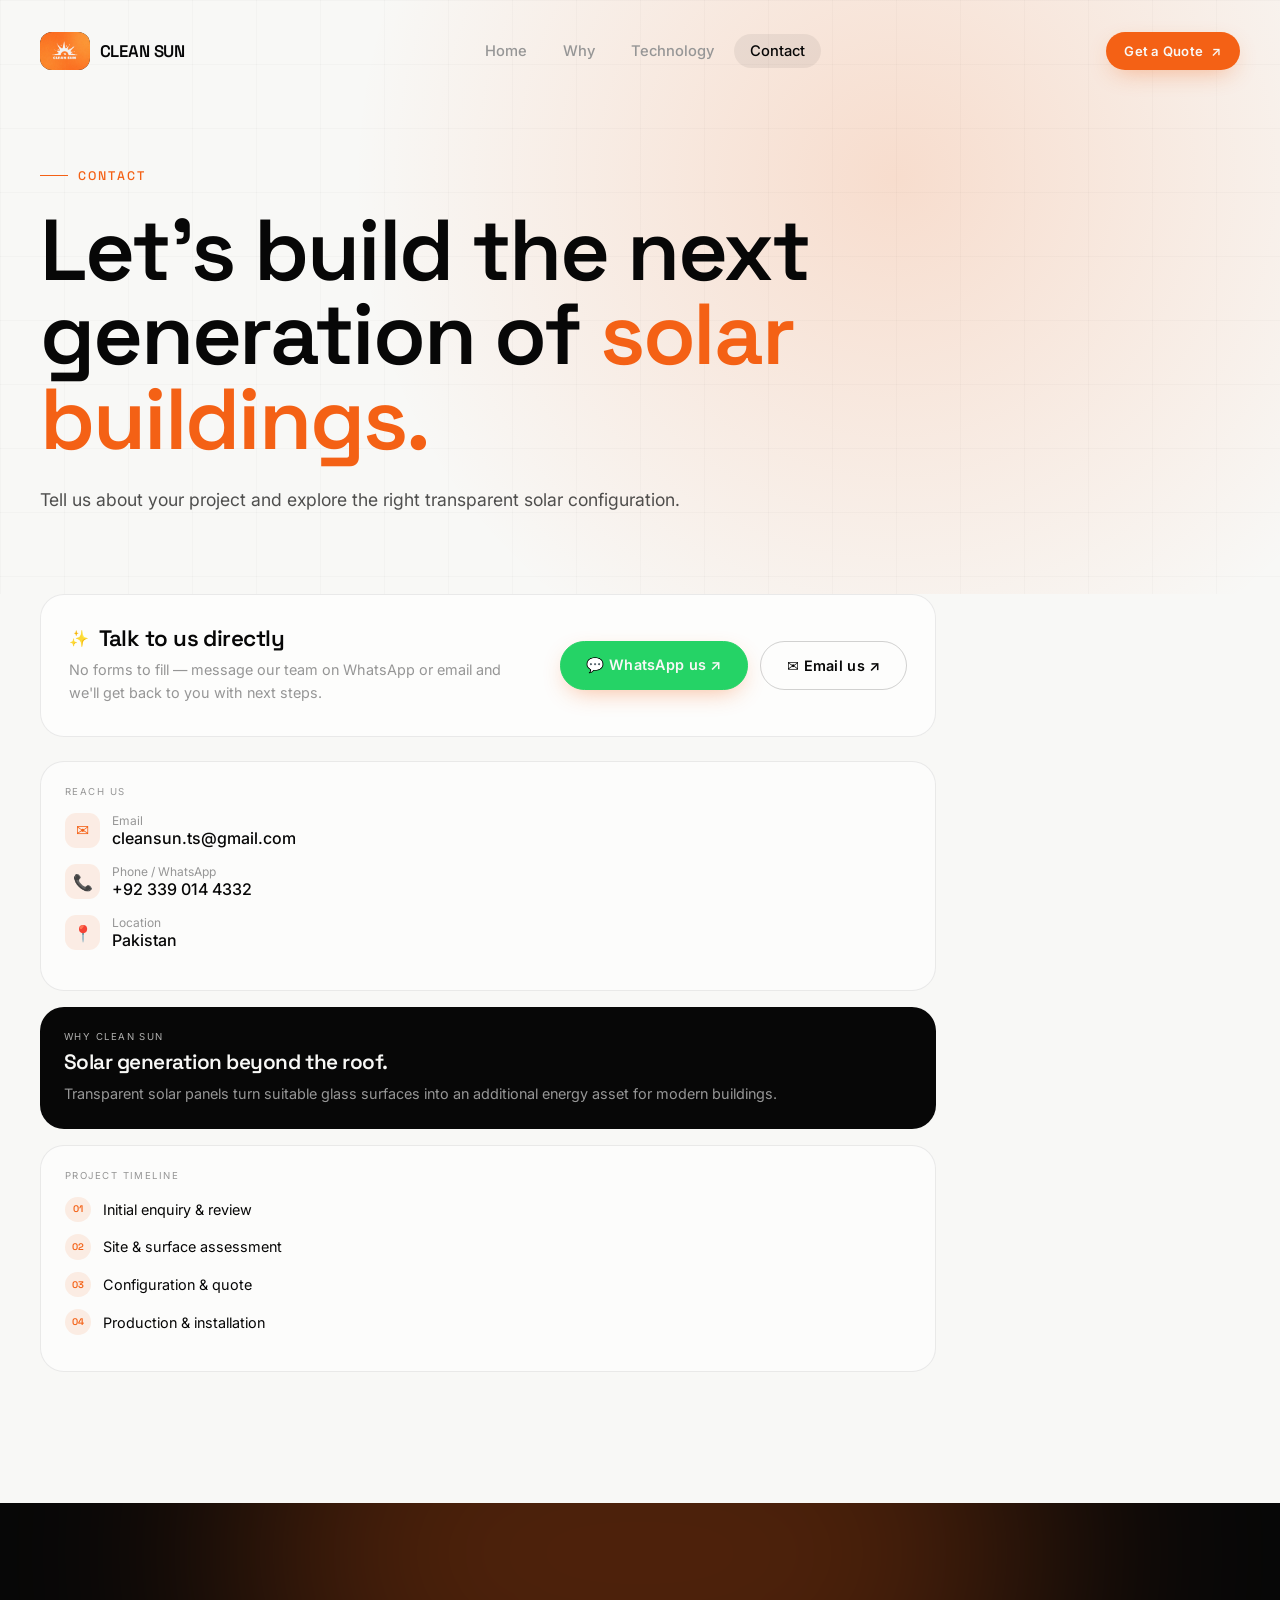
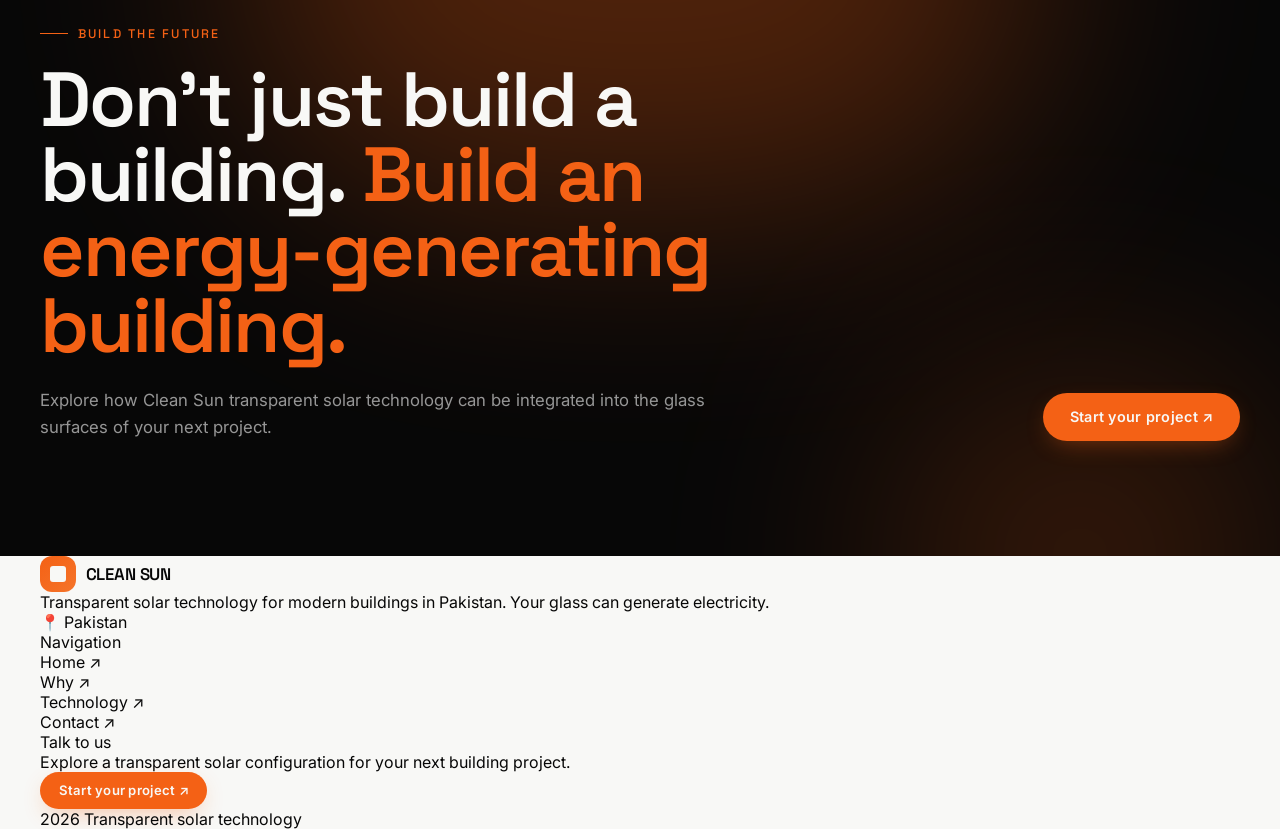
<file: contact.html>
<!doctype html>
<html lang="en">
<head>
<meta charset="UTF-8" />
<meta name="viewport" content="width=device-width, initial-scale=1.0" />
<meta name="description" content="Tell us about your project and get a quote for transparent solar glass." />
<meta name="theme-color" content="#F8F8F6" />
<link rel="preconnect" href="https://fonts.googleapis.com" />
<link rel="preconnect" href="https://fonts.gstatic.com" crossorigin />
<link href="https://fonts.googleapis.com/css2?family=Inter:wght@300;400;500;600;700&family=Space+Grotesk:wght@400;500;600;700&display=swap" rel="stylesheet" />
<link rel="stylesheet" href="styles.css" />
<title>Contact — CLEAN SUN</title>
</head>
<body>

<!-- NAVBAR -->
<header id="navbar" class="navbar">
  <div class="navbar-inner">
    <div class="nav-bar-box">
       <a href="index.html" class="brand">
  <img src="images/CleanSun logo.jpeg" alt="Clean Sun logo" class="brand-mark" style="width:50px;height:38px;object-fit:contain;" />
  <span class="brand-text">CLEAN SUN</span>
</a>
      <nav class="nav-links">
        <a href="index.html" data-page="home" class="nav-link">Home</a>
        <a href="why.html" data-page="why" class="nav-link">Why</a>
        <a href="technology.html" data-page="technology" class="nav-link">Technology</a>
        <a href="contact.html" data-page="contact" class="nav-link active">Contact</a>
      </nav>
      <div class="nav-actions">
        <a href="contact.html" class="btn btn-primary btn-sm nav-cta">Get a Quote <span class="ico">↗</span></a>
        <button id="menuBtn" class="menu-btn" aria-label="Menu">☰</button>
      </div>
    </div>
  </div>
</header>

<!-- MOBILE MENU -->
<div id="mobileMenu" class="mobile-menu">
  <nav class="mobile-nav">
    <a href="index.html" data-page="home" class="mobile-link">Home</a>
        <a href="why.html" data-page="why" class="mobile-link">Why</a>
        <a href="technology.html" data-page="technology" class="mobile-link">Technology</a>
        <a href="contact.html" data-page="contact" class="mobile-link active">Contact</a>
    <a href="contact.html" class="btn btn-primary mobile-cta">Get a Quote ↗</a>
  </nav>
</div>

<main id="app">

  <section class="page-hero">
    <div style="position:absolute;inset:0;background:radial-gradient(circle at 70% 30%,rgba(244,97,21,.18),transparent 55%);"></div>
    <div class="grid-pattern" style="position:absolute;inset:0;opacity:.5"></div>
    <div class="container" style="position:relative;">
      <div class="eyebrow reveal in">Contact</div>
      <h1 class="h-display reveal in">Let's build the next generation of <span class="text-orange">solar buildings.</span></h1>
      <p class="reveal in" style="color:rgba(7,7,7,.7)">Tell us about your project and explore the right transparent solar configuration.</p>
    </div>
  </section>

  <section class="section" style="padding-top:0;">
    <div class="container grid g-2" style="grid-template-columns:1fr;">
      <div class="reveal contact-card" style="grid-column:1/-1;max-width:56rem;padding:2rem 1.75rem;display:flex;flex-wrap:wrap;gap:1.5rem;align-items:center;justify-content:space-between;">
        <div>
          <div style="display:flex;align-items:center;gap:.6rem;margin-bottom:.5rem;">
            <span class="text-orange">✨</span>
            <h2 class="h-display" style="font-size:1.4rem;">Talk to us directly</h2>
          </div>
          <p class="muted" style="font-size:.9rem;max-width:28rem;line-height:1.6;">No forms to fill — message our team on WhatsApp or email and we'll get back to you with next steps.</p>
        </div>
        <div style="display:flex;flex-wrap:wrap;gap:.75rem;">
          <a href="https://wa.me/923390144332?text=Hi%20Clean%20Sun%20team%2C%20I%27m%20interested%20in%20transparent%20solar%20panels%20for%20my%20project." target="_blank" rel="noopener" class="btn btn-primary" style="background:#25D366;border-color:#25D366;">💬 WhatsApp us ↗</a>
          <a href="mailto:cleansun.ts@gmail.com?subject=Project%20Enquiry&body=Hi%20Clean%20Sun%20team%2C%0A%0AI%27m%20interested%20in%20transparent%20solar%20panels%20for%20my%20project." class="btn btn-ghost">✉️ Email us ↗</a>
        </div>
      </div>

      <div style="grid-column:1/-1;max-width:56rem;">
        <div class="reveal side-card">
          <div style="font-size:.6rem;text-transform:uppercase;letter-spacing:.15em;color:var(--mute)">Reach us</div>
          <div style="margin-top:1rem;">
            <a class="contact-row" href="mailto:hello@cleansun.pk?subject=Project%20Enquiry&body=Hi%20Clean%20Sun%20team%2C%0A%0AI%27m%20interested%20in%20transparent%20solar%20panels%20for%20my%20project." style="text-decoration:none;color:inherit;"><div class="contact-ic">✉️</div><div><div class="muted" style="font-size:.75rem;">Email</div><div style="font-weight:500;">cleansun.ts@gmail.com</div></div></a>
            <a class="contact-row" href="https://wa.me/923000000000?text=Hi%20Clean%20Sun%20team%2C%20I%27m%20interested%20in%20transparent%20solar%20panels%20for%20my%20project." target="_blank" rel="noopener" style="text-decoration:none;color:inherit;"><div class="contact-ic">📞</div><div><div class="muted" style="font-size:.75rem;">Phone / WhatsApp</div><div style="font-weight:500;">+92 339 014 4332</div></div></a>
            <div class="contact-row"><div class="contact-ic">📍</div><div><div class="muted" style="font-size:.75rem;">Location</div><div style="font-weight:500;">Pakistan</div></div></div>
          </div>
        </div>
        <div class="reveal side-card dark">
          <div style="font-size:.6rem;text-transform:uppercase;letter-spacing:.15em;opacity:.7">Why Clean Sun</div>
          <div class="h-display" style="font-size:1.3rem;margin-top:.6rem;">Solar generation beyond the roof.</div>
          <p class="muted" style="margin-top:.6rem;font-size:.9rem;line-height:1.5;">Transparent solar panels turn suitable glass surfaces into an additional energy asset for modern buildings.</p>
        </div>
        <div class="reveal side-card">
          <div style="font-size:.6rem;text-transform:uppercase;letter-spacing:.15em;color:var(--mute)">Project timeline</div>
          <div style="margin-top:1rem;">
            <div class="timeline-item"><span class="timeline-num">01</span><span>Initial enquiry & review</span></div><div class="timeline-item"><span class="timeline-num">02</span><span>Site & surface assessment</span></div><div class="timeline-item"><span class="timeline-num">03</span><span>Configuration & quote</span></div><div class="timeline-item"><span class="timeline-num">04</span><span>Production & installation</span></div>
          </div>
        </div>
      </div>
    </div>
  </section>

  
  <section class="section final-cta">
    <div class="glow" style="width:800px;height:500px;top:-200px;left:50%;transform:translateX(-50%);opacity:.3"></div>
    <div class="glow" style="width:400px;height:400px;bottom:-200px;right:0;opacity:.2"></div>
    <div class="container final-cta-grid">
      <div class="reveal">
        <div class="eyebrow light">Build the future</div>
        <h2 class="h-display">Don't just build a building. <span class="text-orange">Build an energy-generating building.</span></h2>
        <p class="muted" style="margin-top:1.5rem;max-width:42rem;font-size:1.05rem;line-height:1.6;">Explore how Clean Sun transparent solar technology can be integrated into the glass surfaces of your next project.</p>
      </div>
      <div class="reveal" style="text-align:right">
        <a href="contact.html" class="btn btn-primary">Start your project ↗</a>
      </div>
    </div>
  </section>
</main>

<!-- FOOTER -->
<footer class="footer">
  <div class="footer-bg"></div>
  <div class="container footer-inner">
    <div class="footer-grid">
      <div class="footer-col footer-brand">
        <a href="index.html" class="brand">
          <span class="brand-mark brand-mark-light"><span></span></span>
          <span class="brand-text">CLEAN SUN</span>
        </a>
        <p>Transparent solar technology for modern buildings in Pakistan. Your glass can generate electricity.</p>
        <div class="pill-light">📍 Pakistan</div>
      </div>
      <div class="footer-col">
        <div class="col-label">Navigation</div>
        <ul>
          <li><a href="index.html">Home ↗</a></li>
          <li><a href="why.html">Why ↗</a></li>
          <li><a href="technology.html">Technology ↗</a></li>
          <li><a href="contact.html">Contact ↗</a></li>
        </ul>
      </div>
      <div class="footer-col">
        <div class="col-label">Talk to us</div>
        <p>Explore a transparent solar configuration for your next building project.</p>
        <a href="contact.html" class="btn btn-primary btn-sm">Start your project ↗</a>
      </div>
    </div>
    <div class="footer-bottom">
      <span id="year"></span>
      <span>Transparent solar technology</span>
    </div>
  </div>
</footer>

<script src="script.js"></script>
</body>
</html>
</file>
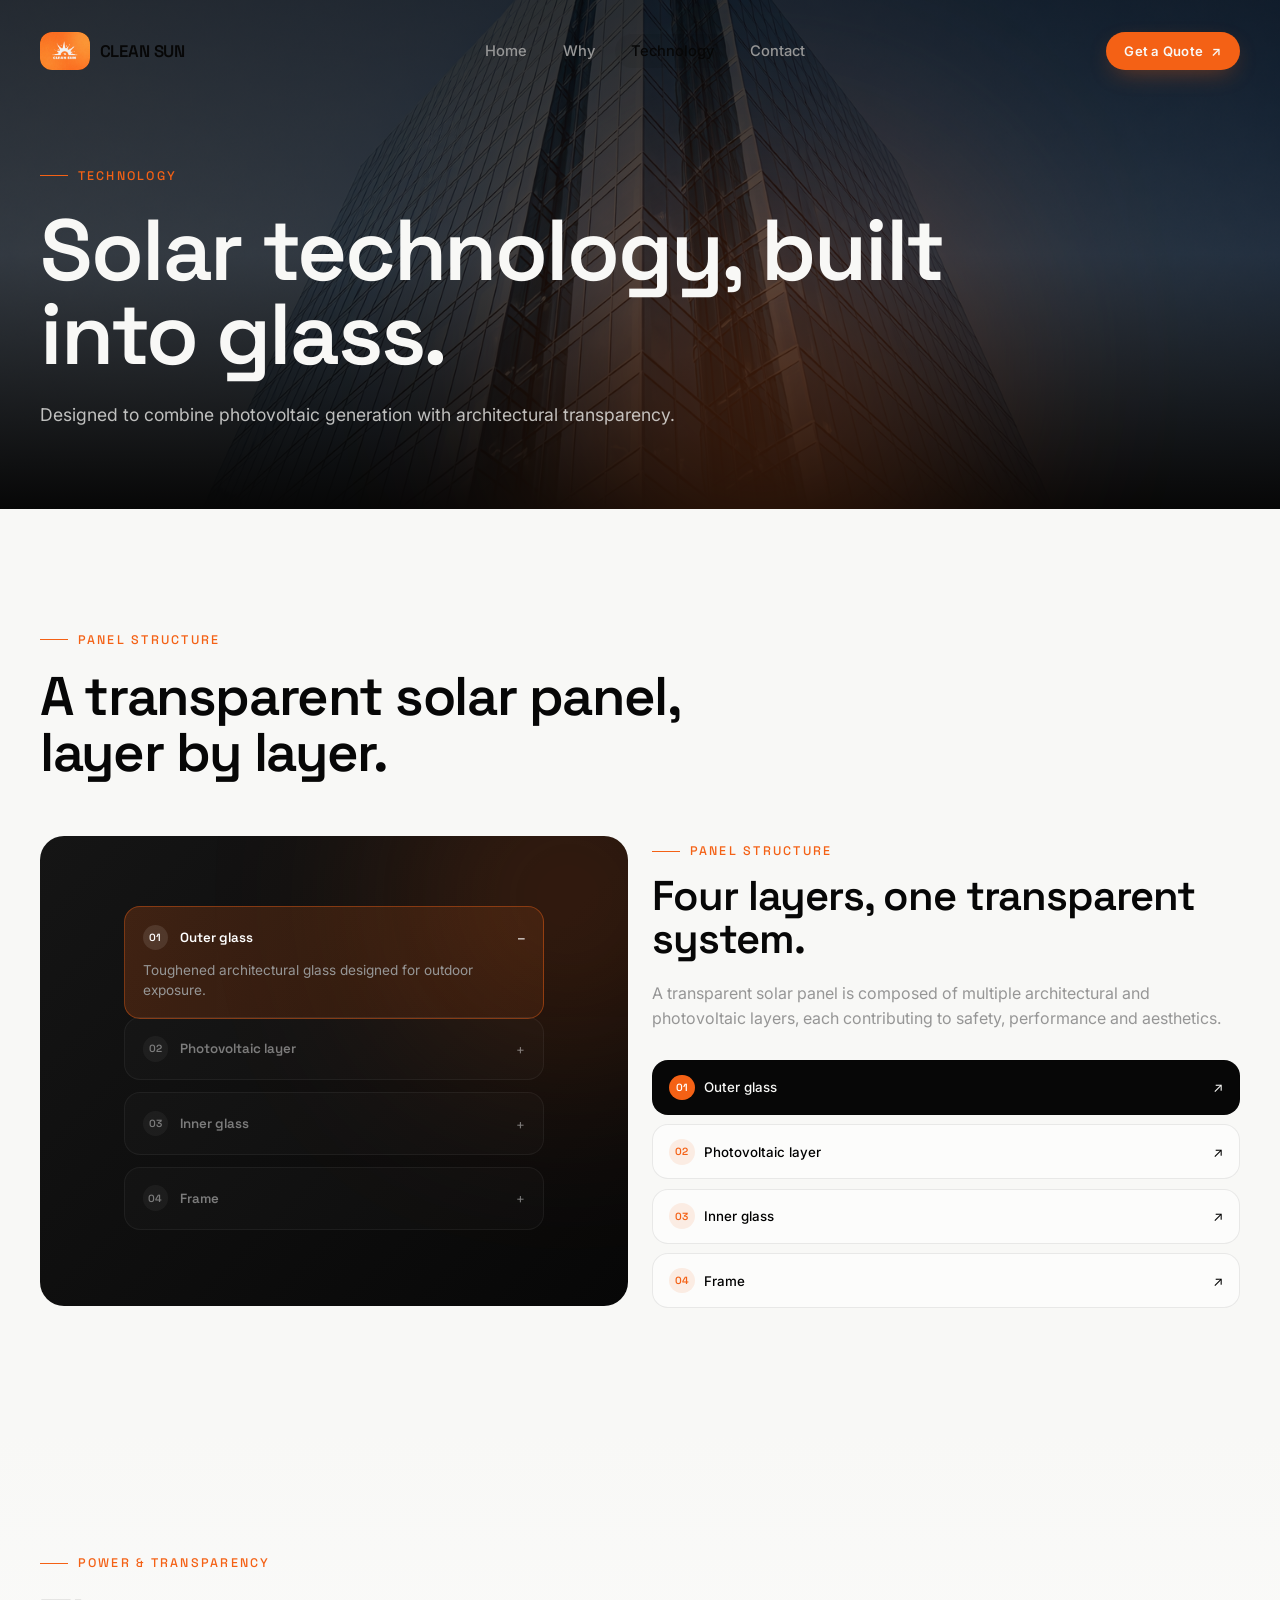
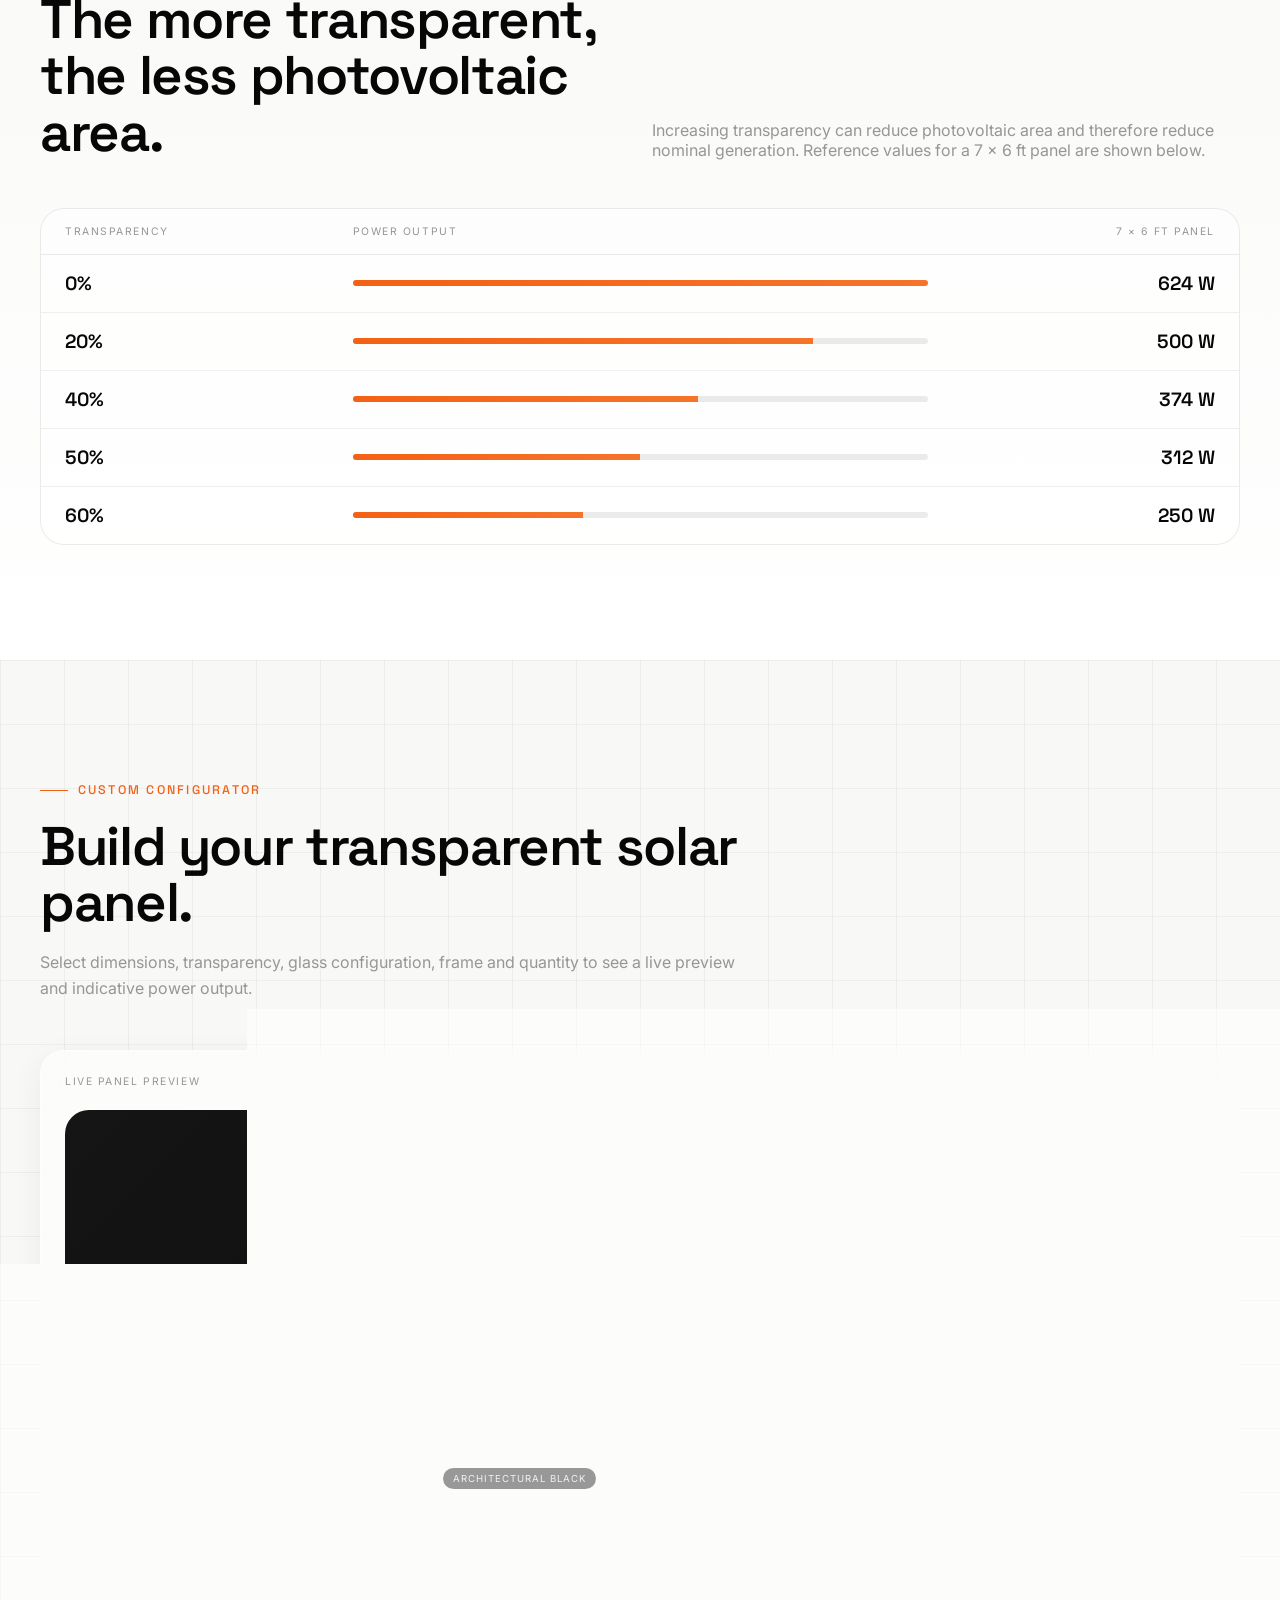
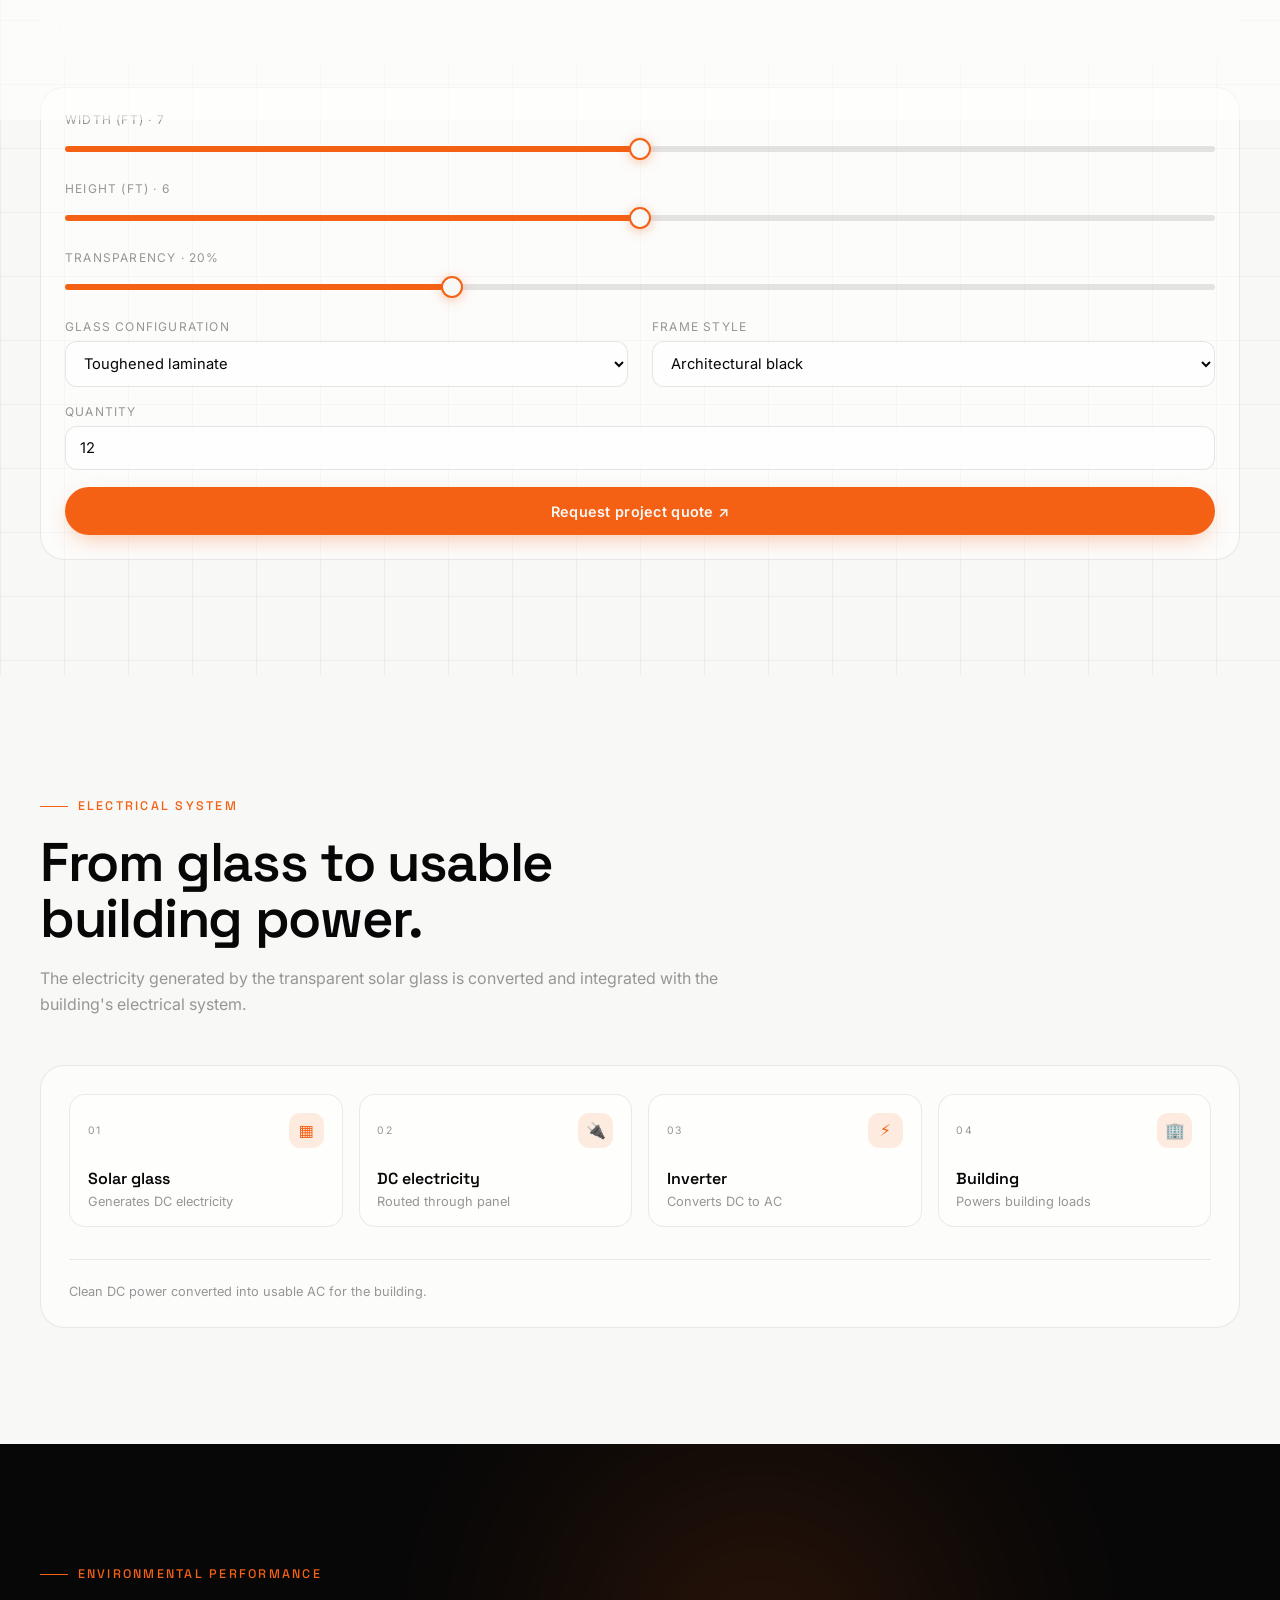
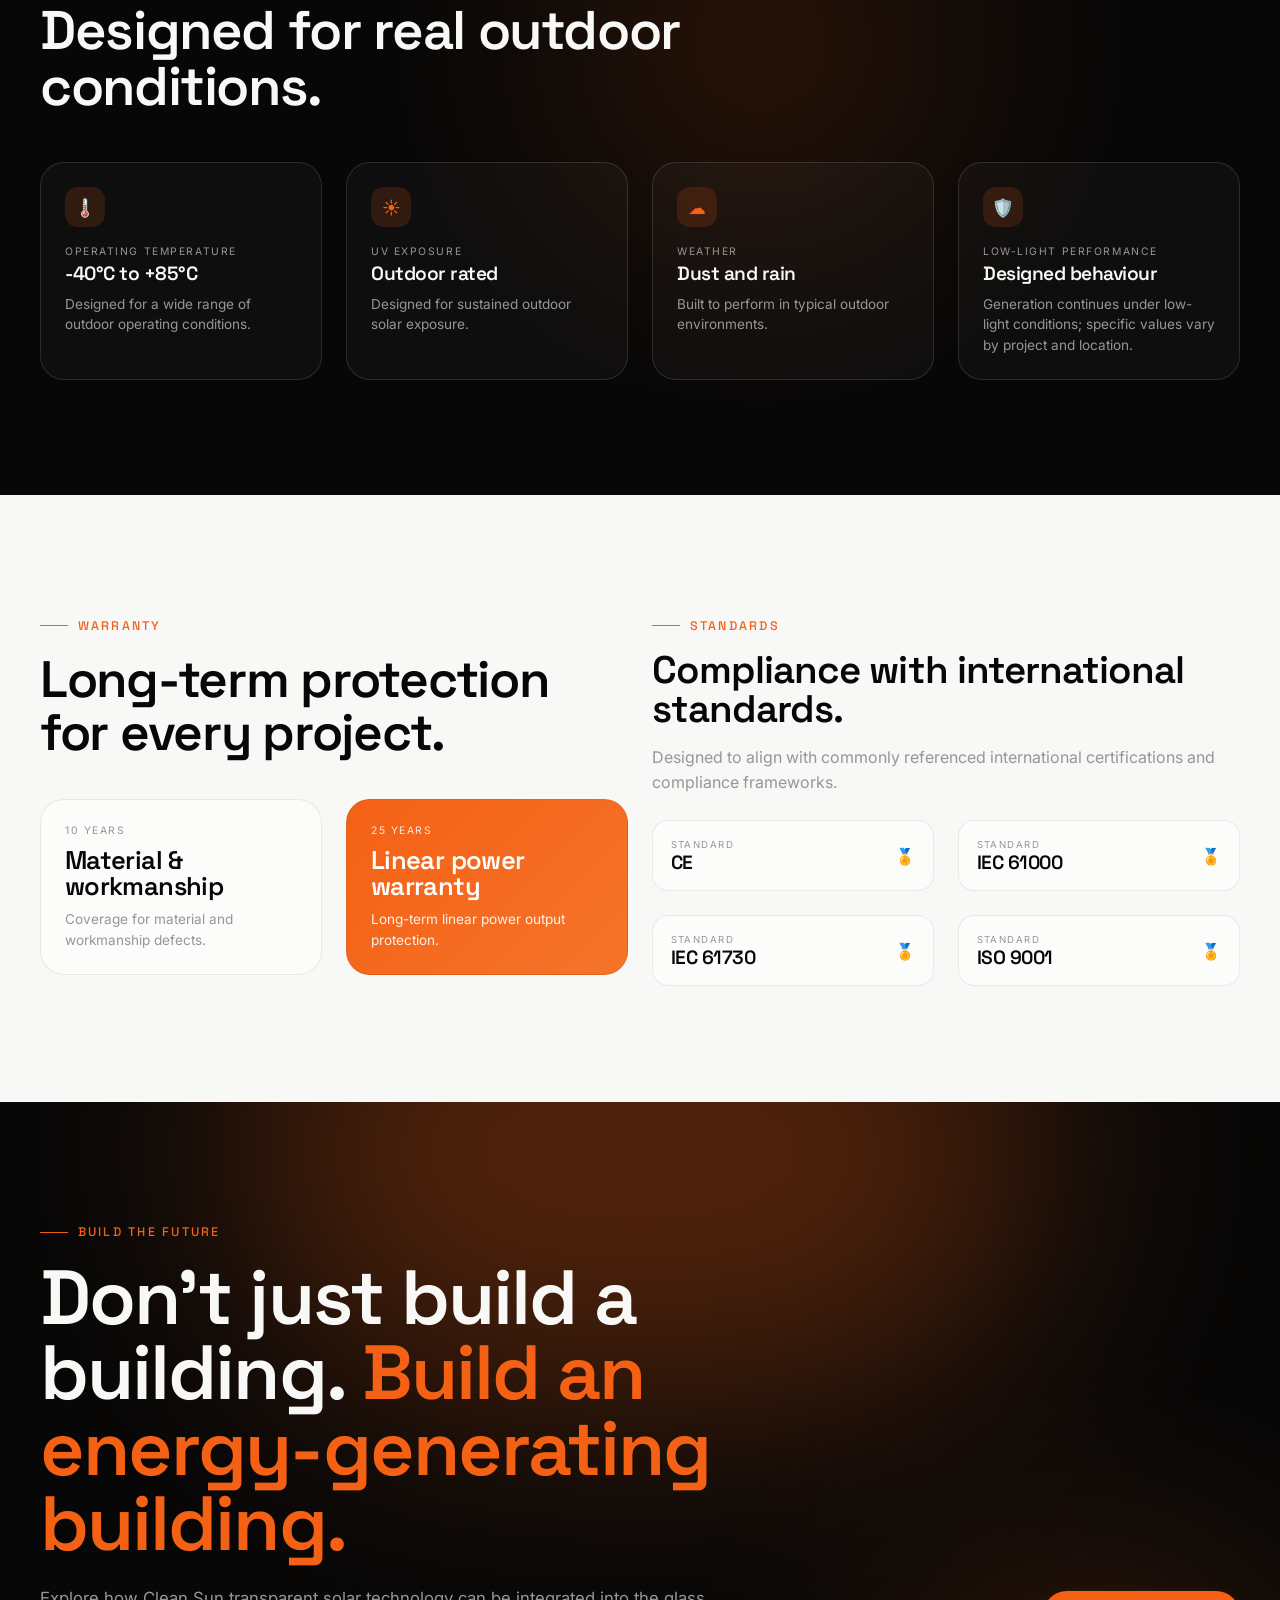
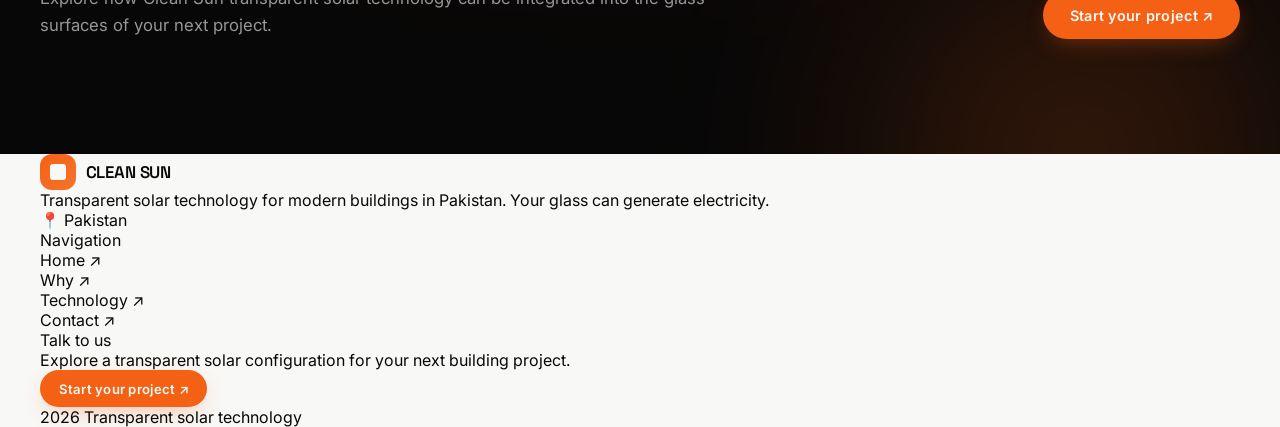
<file: technology.html>
<!doctype html>
<html lang="en">
<head>
<meta charset="UTF-8" />
<meta name="viewport" content="width=device-width, initial-scale=1.0" />
<meta name="description" content="How Clean Sun transparent solar panels work: panel structure, power vs transparency, and a live configurator." />
<meta name="theme-color" content="#F8F8F6" />
<link rel="preconnect" href="https://fonts.googleapis.com" />
<link rel="preconnect" href="https://fonts.gstatic.com" crossorigin />
<link href="https://fonts.googleapis.com/css2?family=Inter:wght@300;400;500;600;700&family=Space+Grotesk:wght@400;500;600;700&display=swap" rel="stylesheet" />
<link rel="stylesheet" href="styles.css" />
<title>Technology — CLEAN SUN</title>
</head>
<body>

<!-- NAVBAR -->
<header id="navbar" class="navbar">
  <div class="navbar-inner">
    <div class="nav-bar-box">
       <a href="index.html" class="brand">
  <img src="images/CleanSun logo.jpeg" alt="Clean Sun logo" class="brand-mark" style="width:50px;height:38px;object-fit:contain;" />
  <span class="brand-text">CLEAN SUN</span>
</a>
      <nav class="nav-links">
        <a href="index.html" data-page="home" class="nav-link">Home</a>
        <a href="why.html" data-page="why" class="nav-link">Why</a>
        <a href="technology.html" data-page="technology" class="nav-link active">Technology</a>
        <a href="contact.html" data-page="contact" class="nav-link">Contact</a>
      </nav>
      <div class="nav-actions">
        <a href="contact.html" class="btn btn-primary btn-sm nav-cta">Get a Quote <span class="ico">↗</span></a>
        <button id="menuBtn" class="menu-btn" aria-label="Menu">☰</button>
      </div>
    </div>
  </div>
</header>

<!-- MOBILE MENU -->
<div id="mobileMenu" class="mobile-menu">
  <nav class="mobile-nav">
    <a href="index.html" data-page="home" class="mobile-link">Home</a>
        <a href="why.html" data-page="why" class="mobile-link">Why</a>
        <a href="technology.html" data-page="technology" class="mobile-link active">Technology</a>
        <a href="contact.html" data-page="contact" class="mobile-link">Contact</a>
    <a href="contact.html" class="btn btn-primary mobile-cta">Get a Quote ↗</a>
  </nav>
</div>

<main id="app">

  <section class="page-hero dark-hero">
    <div class="hero-img-bg dark"><img src="images/tech-building.jpg" alt="Glass building"></div>
    <div class="glow" style="width:400px;height:400px;top:33%;right:25%;opacity:.25"></div>
    <div class="container" style="position:relative;">
      <div class="eyebrow reveal in">Technology</div>
      <h1 class="h-display reveal in">Solar technology, built into glass.</h1>
      <p class="reveal in">Designed to combine photovoltaic generation with architectural transparency.</p>
    </div>
  </section>

  <section class="section">
    <div class="container">
      <div class="reveal" style="max-width:44rem;"><div class="eyebrow">Panel structure</div><h2 class="h-display" style="font-size:clamp(2rem,5vw,3.4rem);margin-top:1.25rem;">A transparent solar panel, layer by layer.</h2></div>
      <div class="grid g-2" style="margin-top:3.5rem;">
        <div class="exploded">
          <div class="glow" style="width:280px;height:280px;top:-80px;right:-80px;opacity:.3"></div>
          <div style="position:relative;width:100%;max-width:420px;z-index:1;" id="explodedLayers"></div>
        </div>
        <div>
          <div class="eyebrow">Panel structure</div>
          <h3 class="h-display" style="font-size:clamp(1.8rem,3.6vw,2.6rem);margin-top:1rem;">Four layers, one transparent system.</h3>
          <p class="muted" style="margin-top:1.25rem;line-height:1.6;">A transparent solar panel is composed of multiple architectural and photovoltaic layers, each contributing to safety, performance and aesthetics.</p>
          <div style="margin-top:1.75rem;" id="layerListButtons"></div>
        </div>
      </div>
    </div>
  </section>

  <section class="section" style="background:linear-gradient(to bottom,var(--bg),#fff);">
    <div class="container">
      <div class="reveal grid g-2" style="align-items:flex-end;">
        <div><div class="eyebrow">Power & transparency</div><h2 class="h-display" style="font-size:clamp(2rem,5vw,3.4rem);margin-top:1.25rem;">The more transparent, the less photovoltaic area.</h2></div>
        <p class="muted">Increasing transparency can reduce photovoltaic area and therefore reduce nominal generation. Reference values for a 7 × 6 ft panel are shown below.</p>
      </div>
      <div class="power-table reveal" style="margin-top:3rem;">
        <div class="pt-head"><span>Transparency</span><span>Power output</span><span style="text-align:right">7 × 6 ft panel</span></div>
        
        <div class="pt-row">
          <div class="pt-pct">0%</div>
          <div class="pt-bar"><div class="pt-bar-fill" style="width:100%"></div></div>
          <div class="pt-w">624 W</div>
        </div>
        <div class="pt-row">
          <div class="pt-pct">20%</div>
          <div class="pt-bar"><div class="pt-bar-fill" style="width:80%"></div></div>
          <div class="pt-w">500 W</div>
        </div>
        <div class="pt-row">
          <div class="pt-pct">40%</div>
          <div class="pt-bar"><div class="pt-bar-fill" style="width:60%"></div></div>
          <div class="pt-w">374 W</div>
        </div>
        <div class="pt-row">
          <div class="pt-pct">50%</div>
          <div class="pt-bar"><div class="pt-bar-fill" style="width:50%"></div></div>
          <div class="pt-w">312 W</div>
        </div>
        <div class="pt-row">
          <div class="pt-pct">60%</div>
          <div class="pt-bar"><div class="pt-bar-fill" style="width:40%"></div></div>
          <div class="pt-w">250 W</div>
        </div>
      </div>
    </div>
  </section>

  <section class="section grid-pattern">
    <div class="container">
      <div class="reveal" style="max-width:44rem;">
        <div class="eyebrow">Custom configurator</div>
        <h2 class="h-display" style="font-size:clamp(2rem,5vw,3.4rem);margin-top:1.25rem;">Build your transparent solar panel.</h2>
        <p class="muted" style="margin-top:1.25rem;line-height:1.6;">Select dimensions, transparency, glass configuration, frame and quantity to see a live preview and indicative power output.</p>
      </div>
      <div class="grid g-2" style="margin-top:3rem;grid-template-columns:1fr;">
        <div class="glass" style="border-radius:1.5rem;padding:1.5rem;">
          <div style="display:flex;justify-content:space-between;margin-bottom:1.25rem;">
            <span style="font-size:.65rem;text-transform:uppercase;letter-spacing:.15em;color:var(--mute)">Live panel preview</span>
            <span style="font-size:.75rem;color:var(--mute)" id="configDims">7 × 6 ft · 12 pcs</span>
          </div>
          <div class="config-preview">
            <div class="glow" style="width:280px;height:280px;top:-80px;right:-80px;opacity:.25"></div>
            <div class="config-panel" id="configPanel">
              <div class="cell-grid" id="configCells"></div>
              <div class="sim-badges">
                <span class="badge-dark" id="configFrame">Architectural black</span>
                <span class="badge-orange" id="configWatts">500 W</span>
              </div>
            </div>
          </div>
          <div class="grid g-4" style="margin-top:1.5rem;">
            <div class="metric-card"><div class="metric-l">Power / panel</div><div class="metric-v" id="metricWattsPanel">500 W</div></div>
            <div class="metric-card"><div class="metric-l">Total power</div><div class="metric-v" id="metricTotalW">6.00 kW</div></div>
            <div class="metric-card"><div class="metric-l">Area / panel</div><div class="metric-v" id="metricArea">42 ft²</div></div>
            <div class="metric-card"><div class="metric-l">Transparency</div><div class="metric-v text-orange" id="metricT">20%</div></div>
          </div>
        </div>
        <div class="config-form">
          <div class="field"><label class="field-label">Width (ft) · <span id="wVal">7</span></label><input type="range" min="2" max="12" step="1" value="7" id="cW"></div>
          <div class="field"><label class="field-label">Height (ft) · <span id="hVal">6</span></label><input type="range" min="2" max="10" step="1" value="6" id="cH"></div>
          <div class="field"><label class="field-label">Transparency · <span id="tVal">20</span>%</label><input type="range" min="0" max="60" step="5" value="20" id="cT"></div>
          <div class="grid g-2">
            <div class="field"><label class="field-label">Glass configuration</label>
              <select class="cs-input" id="cGlass"><option>Toughened laminate</option><option>Double-glazed unit</option><option>Insulated glass unit</option></select>
            </div>
            <div class="field"><label class="field-label">Frame style</label>
              <select class="cs-input" id="cFrame"><option>Architectural black</option><option>Brushed aluminium</option><option>Mill finish</option></select>
            </div>
          </div>
          <div class="field"><label class="field-label">Quantity</label><input type="number" min="1" value="12" class="cs-input" id="cQty"></div>
          <a href="contact.html" class="btn btn-primary" style="width:100%;justify-content:center;">Request project quote ↗</a>
        </div>
      </div>
    </div>
  </section>

  <section class="section">
    <div class="container">
      <div class="reveal" style="max-width:44rem;">
        <div class="eyebrow">Electrical system</div>
        <h2 class="h-display" style="font-size:clamp(2rem,5vw,3.4rem);margin-top:1.25rem;">From glass to usable building power.</h2>
        <p class="muted" style="margin-top:1.25rem;line-height:1.6;">The electricity generated by the transparent solar glass is converted and integrated with the building's electrical system.</p>
      </div>
      <div class="flow-wrap" style="margin-top:3rem;">
        <div class="steps-row four">
          
          <div class="reveal flow-card">
            <div style="display:flex;justify-content:space-between;align-items:center;"><span style="font-size:.65rem;text-transform:uppercase;letter-spacing:.15em;color:var(--mute)">01</span><div class="flow-icon">▦</div></div>
            <div style="font-family:var(--font-d);font-weight:600;margin-top:1.25rem;">Solar glass</div>
            <div class="muted" style="font-size:.8rem;margin-top:.3rem;">Generates DC electricity</div>
          </div>
          <div class="reveal flow-card">
            <div style="display:flex;justify-content:space-between;align-items:center;"><span style="font-size:.65rem;text-transform:uppercase;letter-spacing:.15em;color:var(--mute)">02</span><div class="flow-icon">🔌</div></div>
            <div style="font-family:var(--font-d);font-weight:600;margin-top:1.25rem;">DC electricity</div>
            <div class="muted" style="font-size:.8rem;margin-top:.3rem;">Routed through panel</div>
          </div>
          <div class="reveal flow-card">
            <div style="display:flex;justify-content:space-between;align-items:center;"><span style="font-size:.65rem;text-transform:uppercase;letter-spacing:.15em;color:var(--mute)">03</span><div class="flow-icon">⚡</div></div>
            <div style="font-family:var(--font-d);font-weight:600;margin-top:1.25rem;">Inverter</div>
            <div class="muted" style="font-size:.8rem;margin-top:.3rem;">Converts DC to AC</div>
          </div>
          <div class="reveal flow-card">
            <div style="display:flex;justify-content:space-between;align-items:center;"><span style="font-size:.65rem;text-transform:uppercase;letter-spacing:.15em;color:var(--mute)">04</span><div class="flow-icon">🏢</div></div>
            <div style="font-family:var(--font-d);font-weight:600;margin-top:1.25rem;">Building</div>
            <div class="muted" style="font-size:.8rem;margin-top:.3rem;">Powers building loads</div>
          </div>
        </div>
        <div class="muted" style="margin-top:2rem;padding-top:1.5rem;border-top:1px solid var(--line);font-size:.8rem;">Clean DC power converted into usable AC for the building.</div>
      </div>
    </div>
  </section>

  <section class="section section-dark">
    <div class="glow" style="width:400px;height:400px;top:0;right:25%;opacity:.15"></div>
    <div class="container">
      <div class="reveal" style="max-width:44rem;"><div class="eyebrow light">Environmental performance</div><h2 class="h-display" style="font-size:clamp(2rem,5vw,3.4rem);margin-top:1.25rem;">Designed for real outdoor conditions.</h2></div>
      <div class="grid g-4" style="margin-top:3rem;">
        
        <div class="reveal env-card">
          <div class="env-icon">🌡️</div>
          <div style="font-size:.65rem;text-transform:uppercase;letter-spacing:.15em;color:var(--mute)">Operating Temperature</div>
          <div class="h-display" style="font-size:1.2rem;margin-top:.4rem;">-40°C to +85°C</div>
          <p class="muted" style="margin-top:.6rem;font-size:.85rem;line-height:1.5;">Designed for a wide range of outdoor operating conditions.</p>
        </div>
        <div class="reveal env-card">
          <div class="env-icon">☀️</div>
          <div style="font-size:.65rem;text-transform:uppercase;letter-spacing:.15em;color:var(--mute)">UV Exposure</div>
          <div class="h-display" style="font-size:1.2rem;margin-top:.4rem;">Outdoor rated</div>
          <p class="muted" style="margin-top:.6rem;font-size:.85rem;line-height:1.5;">Designed for sustained outdoor solar exposure.</p>
        </div>
        <div class="reveal env-card">
          <div class="env-icon">☁️</div>
          <div style="font-size:.65rem;text-transform:uppercase;letter-spacing:.15em;color:var(--mute)">Weather</div>
          <div class="h-display" style="font-size:1.2rem;margin-top:.4rem;">Dust and rain</div>
          <p class="muted" style="margin-top:.6rem;font-size:.85rem;line-height:1.5;">Built to perform in typical outdoor environments.</p>
        </div>
        <div class="reveal env-card">
          <div class="env-icon">🛡️</div>
          <div style="font-size:.65rem;text-transform:uppercase;letter-spacing:.15em;color:var(--mute)">Low-Light Performance</div>
          <div class="h-display" style="font-size:1.2rem;margin-top:.4rem;">Designed behaviour</div>
          <p class="muted" style="margin-top:.6rem;font-size:.85rem;line-height:1.5;">Generation continues under low-light conditions; specific values vary by project and location.</p>
        </div>
      </div>
    </div>
  </section>

  <section class="section">
    <div class="container grid g-2">
      <div>
        <div class="reveal"><div class="eyebrow">Warranty</div><h2 class="h-display" style="font-size:clamp(2rem,5vw,3.2rem);margin-top:1.25rem;">Long-term protection for every project.</h2></div>
        <div class="grid g-2" style="margin-top:2.5rem;">
          <div class="reveal warranty-card"><div style="font-size:.65rem;text-transform:uppercase;letter-spacing:.15em;color:var(--mute)">10 years</div><div class="h-display" style="font-size:1.6rem;margin-top:.6rem;">Material & workmanship</div><p class="muted" style="margin-top:.6rem;font-size:.85rem;line-height:1.5;">Coverage for material and workmanship defects.</p></div>
          <div class="reveal warranty-card highlight"><div style="font-size:.65rem;text-transform:uppercase;letter-spacing:.15em;opacity:.85">25 years</div><div class="h-display" style="font-size:1.6rem;margin-top:.6rem;">Linear power warranty</div><p style="margin-top:.6rem;font-size:.85rem;line-height:1.5;opacity:.9;">Long-term linear power output protection.</p></div>
        </div>
      </div>
      <div class="reveal">
        <div class="eyebrow">Standards</div>
        <h3 class="h-display" style="font-size:clamp(1.6rem,3.5vw,2.4rem);margin-top:1rem;">Compliance with international standards.</h3>
        <p class="muted" style="margin-top:1rem;line-height:1.6;">Designed to align with commonly referenced international certifications and compliance frameworks.</p>
        <div class="grid g-2" style="margin-top:1.5rem;">
          <div class="standard-card"><div><div style="font-size:.6rem;text-transform:uppercase;letter-spacing:.15em;color:var(--mute)">Standard</div><div class="h-display" style="font-size:1.2rem;margin-top:.2rem;">CE</div></div><span class="text-orange">🏅</span></div><div class="standard-card"><div><div style="font-size:.6rem;text-transform:uppercase;letter-spacing:.15em;color:var(--mute)">Standard</div><div class="h-display" style="font-size:1.2rem;margin-top:.2rem;">IEC 61000</div></div><span class="text-orange">🏅</span></div><div class="standard-card"><div><div style="font-size:.6rem;text-transform:uppercase;letter-spacing:.15em;color:var(--mute)">Standard</div><div class="h-display" style="font-size:1.2rem;margin-top:.2rem;">IEC 61730</div></div><span class="text-orange">🏅</span></div><div class="standard-card"><div><div style="font-size:.6rem;text-transform:uppercase;letter-spacing:.15em;color:var(--mute)">Standard</div><div class="h-display" style="font-size:1.2rem;margin-top:.2rem;">ISO 9001</div></div><span class="text-orange">🏅</span></div>
        </div>
      </div>
    </div>
  </section>

  
  <section class="section final-cta">
    <div class="glow" style="width:800px;height:500px;top:-200px;left:50%;transform:translateX(-50%);opacity:.3"></div>
    <div class="glow" style="width:400px;height:400px;bottom:-200px;right:0;opacity:.2"></div>
    <div class="container final-cta-grid">
      <div class="reveal">
        <div class="eyebrow light">Build the future</div>
        <h2 class="h-display">Don't just build a building. <span class="text-orange">Build an energy-generating building.</span></h2>
        <p class="muted" style="margin-top:1.5rem;max-width:42rem;font-size:1.05rem;line-height:1.6;">Explore how Clean Sun transparent solar technology can be integrated into the glass surfaces of your next project.</p>
      </div>
      <div class="reveal" style="text-align:right">
        <a href="contact.html" class="btn btn-primary">Start your project ↗</a>
      </div>
    </div>
  </section>
</main>

<!-- FOOTER -->
<footer class="footer">
  <div class="footer-bg"></div>
  <div class="container footer-inner">
    <div class="footer-grid">
      <div class="footer-col footer-brand">
        <a href="index.html" class="brand">
          <span class="brand-mark brand-mark-light"><span></span></span>
          <span class="brand-text">CLEAN SUN</span>
        </a>
        <p>Transparent solar technology for modern buildings in Pakistan. Your glass can generate electricity.</p>
        <div class="pill-light">📍 Pakistan</div>
      </div>
      <div class="footer-col">
        <div class="col-label">Navigation</div>
        <ul>
          <li><a href="index.html">Home ↗</a></li>
          <li><a href="why.html">Why ↗</a></li>
          <li><a href="technology.html">Technology ↗</a></li>
          <li><a href="contact.html">Contact ↗</a></li>
        </ul>
      </div>
      <div class="footer-col">
        <div class="col-label">Talk to us</div>
        <p>Explore a transparent solar configuration for your next building project.</p>
        <a href="contact.html" class="btn btn-primary btn-sm">Start your project ↗</a>
      </div>
    </div>
    <div class="footer-bottom">
      <span id="year"></span>
      <span>Transparent solar technology</span>
    </div>
  </div>
</footer>

<script src="script.js"></script>
</body>
</html>
</file>
<file: styles.css>
:root{
  --ink:#070707; --ink-2:#151515; --mute:#969696; --bg:#F8F8F6;
  --orange:#F46115; --orange-2:#F5742A;
  --line: rgba(7,7,7,.08); --line-2: rgba(7,7,7,.12);
  --font-d:"Space Grotesk",ui-sans-serif,system-ui,sans-serif;
  --font-s:"Inter",ui-sans-serif,system-ui,sans-serif;
}
*{box-sizing:border-box;}
html{scroll-behavior:smooth;}
body{margin:0;background:var(--bg);color:var(--ink);font-family:var(--font-s);-webkit-font-smoothing:antialiased;overflow-x:hidden;}
img{max-width:100%;display:block;}
a{color:inherit;text-decoration:none;}
button,input,select,textarea{font-family:inherit;}
::selection{background:var(--orange);color:var(--bg);}

.container{width:100%;max-width:1320px;margin:0 auto;padding:0 clamp(1.25rem,4vw,2.5rem);}
.section{padding:clamp(4rem,9vw,8rem) 0;}
.h-display{font-family:var(--font-d);font-weight:600;letter-spacing:-.025em;line-height:1.03;}
.eyebrow{font-family:var(--font-d);font-size:.78rem;font-weight:500;letter-spacing:.18em;text-transform:uppercase;color:var(--orange);display:inline-flex;align-items:center;gap:.6rem;}
.eyebrow::before{content:"";width:28px;height:1px;background:var(--orange);}
.eyebrow.light{color:var(--orange);}
.muted{color:var(--mute);}
.hairline{border:1px solid var(--line);}
.hairline-light{border:1px solid rgba(255,255,255,.12);}
.glass{background:rgba(255,255,255,.55);backdrop-filter:blur(18px) saturate(150%);-webkit-backdrop-filter:blur(18px) saturate(150%);border:1px solid rgba(255,255,255,.6);box-shadow:0 8px 32px rgba(7,7,7,.06);}
.dark{background:var(--ink);color:var(--bg);}
.grid-pattern{background-image:linear-gradient(to right,rgba(7,7,7,.045) 1px,transparent 1px),linear-gradient(to bottom,rgba(7,7,7,.045) 1px,transparent 1px);background-size:64px 64px;}
.grid-pattern-light{background-image:linear-gradient(to right,rgba(255,255,255,.06) 1px,transparent 1px),linear-gradient(to bottom,rgba(255,255,255,.06) 1px,transparent 1px);background-size:64px 64px;}

/* buttons */
.btn{display:inline-flex;align-items:center;gap:.5rem;padding:.9rem 1.6rem;border-radius:999px;font-weight:600;font-size:.9rem;letter-spacing:.02em;border:1px solid transparent;cursor:pointer;transition:all .25s ease;}
.btn-primary{background:var(--orange);color:var(--bg);box-shadow:0 8px 24px -8px rgba(244,97,21,.45);}
.btn-primary:hover{background:var(--orange-2);transform:translateY(-1px);}
.btn-ghost{background:transparent;color:var(--ink);border-color:rgba(7,7,7,.18);}
.btn-ghost:hover{background:rgba(7,7,7,.04);}
.btn-ghost-light{background:transparent;color:var(--bg);border-color:rgba(248,248,246,.3);}
.btn-ghost-light:hover{background:rgba(248,248,246,.08);}
.btn-white{background:var(--bg);color:var(--ink);}
.btn-white:hover{background:#fff;}
.btn-sm{padding:.6rem 1.1rem;font-size:.82rem;}
.ico{display:inline-block;}

/* navbar */
.navbar{position:fixed;top:0;left:0;right:0;z-index:50;display:flex;justify-content:center;padding:1rem 1rem 0;pointer-events:none;}
.navbar-inner{pointer-events:auto;width:100%;max-width:1280px;transition:all .4s ease;border-radius:1rem;}
.navbar.scrolled .navbar-inner{background:rgba(255,255,255,.7);backdrop-filter:blur(18px) saturate(150%);-webkit-backdrop-filter:blur(18px) saturate(150%);border:1px solid rgba(255,255,255,.6);box-shadow:0 8px 32px rgba(7,7,7,.06);}
.nav-bar-box{display:flex;align-items:center;justify-content:space-between;gap:1.5rem;padding:1rem 1.5rem;transition:padding .4s ease;}
.navbar.scrolled .nav-bar-box{padding:.7rem 1.2rem;}
.brand{display:flex;align-items:center;gap:.6rem;}
.brand-mark{position:relative;width:2.25rem;height:2.25rem;border-radius:.75rem;background:var(--ink);display:flex;align-items:center;justify-content:center;overflow:hidden;}
.brand-mark::before{content:"";position:absolute;inset:0;background:linear-gradient(135deg,var(--orange),var(--orange-2));opacity:.9;}
.brand-mark span{position:relative;width:1rem;height:1rem;border-radius:3px;background:var(--bg);}
.brand-mark-light{background:var(--bg);}
.brand-mark-light::before{opacity:1;}
.brand-mark-light span{background:var(--bg);}
.brand-text{font-family:var(--font-d);font-size:1.05rem;font-weight:600;letter-spacing:-.01em;}
.nav-links{display:none;align-items:center;gap:.25rem;}
.nav-link{position:relative;padding:.5rem 1rem;font-size:.92rem;font-weight:500;border-radius:999px;color:var(--mute);transition:color .25s ease;}
.nav-link:hover{color:var(--ink);}
.nav-link.active{color:var(--ink);background:rgba(7,7,7,.06);}
.nav-actions{display:flex;align-items:center;gap:.5rem;}
.nav-cta{display:none;}
.menu-btn{width:2.5rem;height:2.5rem;border-radius:999px;border:1px solid var(--line);background:transparent;font-size:1rem;cursor:pointer;}
@media(min-width:900px){.nav-links{display:flex;}.nav-cta{display:inline-flex;}.menu-btn{display:none;}}

.mobile-menu{position:fixed;inset:0;z-index:45;background:rgba(248,248,246,.97);backdrop-filter:blur(20px);padding:6.5rem 1.5rem 2rem;display:none;}
.mobile-menu.open{display:block;}
.mobile-nav{display:flex;flex-direction:column;gap:.6rem;}
.mobile-link{display:block;padding:1rem 1.1rem;border-radius:1.1rem;border:1px solid var(--line);font-family:var(--font-d);font-size:1.4rem;font-weight:600;}
.mobile-link.active{background:var(--ink);color:var(--bg);}
.mobile-cta{justify-content:center;width:100%;margin-top:.6rem;padding:1.1rem;font-size:1rem;}

/* reveal */
.reveal{opacity:0;transform:translateY(26px);transition:opacity .8s cubic-bezier(.2,.7,.2,1),transform .8s cubic-bezier(.2,.7,.2,1);}
.reveal.in{opacity:1;transform:translateY(0);}

/* hero */
.hero{position:relative;min-height:100svh;display:flex;align-items:flex-end;overflow:hidden;}
.hero-bg{position:absolute;inset:0;}
.hero-bg img{width:100%;height:100%;object-fit:cover;}
.hero-scrim-1{position:absolute;inset:0;background:linear-gradient(to right,rgba(7,7,7,.7),rgba(7,7,7,.4),rgba(7,7,7,.2));}
.hero-scrim-2{position:absolute;inset:0;background:linear-gradient(to top,rgba(7,7,7,.6),transparent,transparent);}
.hero-content{position:relative;width:100%;padding:8rem 0 5rem;color:var(--bg);}
.hero h1{font-size:clamp(2.6rem,7.5vw,6.2rem);max-width:14ch;margin:1.5rem 0;}
.hero p{font-size:clamp(1.05rem,1.5vw,1.2rem);max-width:36rem;color:rgba(248,248,246,.8);line-height:1.6;}
.hero-actions{display:flex;flex-wrap:wrap;gap:.75rem;margin-top:2rem;}
.scroll-hint{position:absolute;bottom:1.5rem;left:50%;transform:translateX(-50%);color:rgba(248,248,246,.6);font-size:.65rem;text-transform:uppercase;letter-spacing:.2em;display:flex;flex-direction:column;align-items:center;gap:.4rem;}
.scroll-hint .line{width:1px;height:2rem;background:linear-gradient(to bottom,rgba(248,248,246,.6),transparent);animation:scrollpulse 1.6s infinite;}
@keyframes scrollpulse{0%,100%{transform:translateY(0)}50%{transform:translateY(6px)}}

.page-hero{position:relative;padding:10rem 0 5rem;overflow:hidden;}
.page-hero h1{font-size:clamp(2.4rem,7vw,5.4rem);max-width:18ch;margin:1.5rem 0;line-height:.98;}
.page-hero p{font-size:1.1rem;max-width:40rem;line-height:1.6;}
.page-hero.dark-hero{background:var(--ink);color:var(--bg);}
.page-hero.dark-hero p{color:rgba(248,248,246,.75);}
.page-hero.light-hero p{color:rgba(7,7,7,.7);}
.hero-img-bg{position:absolute;inset:0;}
.hero-img-bg img{width:100%;height:100%;object-fit:cover;}
.hero-img-bg.dark::after{content:"";position:absolute;inset:0;background:linear-gradient(to bottom,rgba(7,7,7,.7),rgba(7,7,7,.6),var(--ink));}
.hero-img-bg.light::after{content:"";position:absolute;inset:0;background:linear-gradient(to bottom,rgba(248,248,246,.6),rgba(248,248,246,.35),var(--bg));}
.hero-img-bg img{opacity:.6;}

/* grids */
.grid{display:grid;gap:1.5rem;}
.g-2{grid-template-columns:1fr;}
.g-3{grid-template-columns:1fr;}
.g-4{grid-template-columns:repeat(2,1fr);}
@media(min-width:640px){.g-4{grid-template-columns:repeat(3,1fr);}}
@media(min-width:960px){.g-2{grid-template-columns:1fr 1fr;}.g-3{grid-template-columns:repeat(3,1fr);}.g-4{grid-template-columns:repeat(4,1fr);}}
.items-center{align-items:center;}

/* stat cards */
.stat-card{border-radius:1rem;padding:1rem;background:rgba(255,255,255,.4);}
.stat-v{font-family:var(--font-d);font-size:1.25rem;font-weight:600;}
.stat-l{font-size:.75rem;color:var(--mute);margin-top:.25rem;}

/* image feature card */
.feature-img{position:relative;border-radius:1.5rem;overflow:hidden;aspect-ratio:5/4;}
.feature-img img{width:100%;height:100%;object-fit:cover;}
.feature-img .scrim{position:absolute;inset:0;background:linear-gradient(to top,rgba(7,7,7,.4),transparent);}
.feature-img .caption{position:absolute;bottom:1.25rem;left:1.25rem;right:1.25rem;display:flex;justify-content:space-between;align-items:flex-end;color:var(--bg);}
.badge{padding:.35rem .75rem;border-radius:999px;background:var(--orange);font-size:.65rem;text-transform:uppercase;letter-spacing:.1em;font-weight:600;}

/* dark section */
.section-dark{position:relative;background:var(--ink);color:var(--bg);overflow:hidden;}
.glow{position:absolute;border-radius:999px;filter:blur(120px);pointer-events:none;background:var(--orange);opacity:.2;}

/* how it works / flow steps */
.steps-row{display:grid;grid-template-columns:1fr;gap:1rem;}
@media(min-width:900px){.steps-row{grid-template-columns:repeat(5,1fr);}}
.steps-row.four{}
@media(min-width:900px){.steps-row.four{grid-template-columns:repeat(4,1fr);}}
.step-card{position:relative;border-radius:1rem;padding:1.25rem;background:rgba(255,255,255,.5);border:1px solid var(--line);height:100%;}
.step-top{display:flex;justify-content:space-between;align-items:center;}
.step-num{font-size:.75rem;letter-spacing:.15em;color:var(--mute);}
.step-title{font-family:var(--font-d);font-size:1.05rem;font-weight:600;margin-top:1.25rem;}
.step-desc{font-size:.85rem;color:var(--mute);margin-top:.4rem;line-height:1.5;}

/* simulator */
.sim-preview{border-radius:1.25rem;background:linear-gradient(135deg,var(--ink-2),var(--ink));min-height:360px;display:flex;align-items:center;justify-content:center;position:relative;overflow:hidden;padding:1.5rem;}
.sim-panel{position:relative;width:78%;aspect-ratio:7/6;border-radius:.85rem;overflow:hidden;border:1px solid rgba(255,255,255,.15);box-shadow:0 30px 80px -20px rgba(0,0,0,.6);background:linear-gradient(135deg,rgba(255,255,255,.04),rgba(255,255,255,.02));}
.cell-grid{position:absolute;inset:12px;display:grid;grid-template-columns:repeat(8,1fr);grid-template-rows:repeat(7,1fr);gap:6px;}
.cell{border-radius:3px;transition:all .3s ease;}
.sim-badges{position:absolute;bottom:12px;left:12px;right:12px;display:flex;justify-content:space-between;}
.badge-dark{padding:.3rem .65rem;border-radius:999px;background:rgba(0,0,0,.4);backdrop-filter:blur(6px);font-size:.6rem;text-transform:uppercase;letter-spacing:.1em;color:rgba(255,255,255,.85);}
.badge-orange{padding:.3rem .65rem;border-radius:999px;background:rgba(244,97,21,.9);font-size:.6rem;text-transform:uppercase;letter-spacing:.1em;color:#fff;font-weight:600;}
.preset-grid{display:grid;grid-template-columns:repeat(2,1fr);gap:.75rem;margin-top:1.5rem;}
@media(min-width:640px){.preset-grid{grid-template-columns:repeat(4,1fr);}}
.preset-btn{border-radius:1rem;padding:.75rem;text-align:left;cursor:pointer;border:1px solid var(--line);background:transparent;}
.preset-btn.active{background:var(--ink);color:var(--bg);border-color:var(--ink);}
.preset-t{font-size:.65rem;text-transform:uppercase;letter-spacing:.1em;color:var(--mute);}
.preset-btn.active .preset-t{color:var(--orange);}
.preset-w{font-family:var(--font-d);font-size:1.2rem;font-weight:600;margin-top:.2rem;}

.sim-panel-card{border-radius:1.5rem;padding:1.5rem;background:rgba(255,255,255,.4);border:1px solid var(--line);}
.sim-top{display:flex;justify-content:space-between;align-items:baseline;}
.sim-big{font-family:var(--font-d);font-size:3rem;font-weight:600;}
.sim-t{font-family:var(--font-d);font-size:1.8rem;font-weight:600;color:var(--orange);}
input[type=range]{-webkit-appearance:none;appearance:none;width:100%;height:6px;background:transparent;outline:none;margin:.75rem 0;}
input[type=range]::-webkit-slider-runnable-track{height:6px;background:linear-gradient(to right,var(--orange) var(--val,50%),rgba(7,7,7,.1) var(--val,50%));border-radius:999px;}
input[type=range]::-moz-range-track{height:6px;background:rgba(7,7,7,.1);border-radius:999px;}
input[type=range]::-moz-range-progress{height:6px;background:var(--orange);border-radius:999px;}
input[type=range]::-webkit-slider-thumb{-webkit-appearance:none;width:22px;height:22px;background:var(--bg);border:2px solid var(--orange);border-radius:50%;margin-top:-8px;cursor:pointer;box-shadow:0 2px 12px rgba(244,97,21,.35);}
input[type=range]::-moz-range-thumb{width:22px;height:22px;background:var(--bg);border:2px solid var(--orange);border-radius:50%;cursor:pointer;}
.power-bar{height:6px;border-radius:999px;background:rgba(7,7,7,.08);overflow:hidden;margin-top:1rem;}
.power-bar-fill{height:100%;border-radius:999px;background:linear-gradient(to right,var(--orange),var(--orange-2));transition:width .4s ease;}

/* applications grid */
.app-card{position:relative;border-radius:1.1rem;overflow:hidden;aspect-ratio:4/5;border:1px solid var(--line);cursor:pointer;}
.app-card img{position:absolute;inset:0;width:100%;height:100%;object-fit:cover;transition:transform .6s ease;}
.app-card:hover img{transform:scale(1.08);}
.app-card .scrim{position:absolute;inset:0;background:linear-gradient(to top,rgba(7,7,7,.85),rgba(7,7,7,.15),transparent);}
.app-icon{position:absolute;top:.75rem;left:.75rem;width:2.1rem;height:2.1rem;border-radius:999px;background:rgba(7,7,7,.45);backdrop-filter:blur(10px);display:flex;align-items:center;justify-content:center;color:#fff;font-size:.9rem;}
.app-label{position:absolute;bottom:0;left:0;right:0;padding:1rem;color:#fff;font-family:var(--font-d);font-weight:600;}

/* comparison rows (Why page) */
.compare-card{position:relative;border-radius:1.5rem;padding:1.75rem;overflow:hidden;}
.compare-card.plain{background:rgba(255,255,255,.6);border:1px solid var(--line);}
.compare-card.highlight{background:linear-gradient(135deg,var(--orange),var(--orange-2));color:#fff;}
.compare-top{display:flex;align-items:center;gap:.75rem;}
.compare-icon{width:2.75rem;height:2.75rem;border-radius:1rem;background:rgba(244,97,21,.1);display:flex;align-items:center;justify-content:center;font-size:1.1rem;}
.compare-card.highlight .compare-icon{background:rgba(255,255,255,.15);}
.compare-sub{font-size:.65rem;text-transform:uppercase;letter-spacing:.15em;color:var(--mute);}
.compare-card.highlight .compare-sub{color:rgba(255,255,255,.8);}
.compare-title{font-family:var(--font-d);font-weight:600;font-size:1.2rem;}
.compare-steps{display:flex;flex-wrap:wrap;gap:.6rem;margin-top:1.5rem;align-items:center;}
.compare-step{padding:.5rem 1rem;border-radius:999px;font-size:.85rem;font-weight:500;border:1px solid var(--line);background:rgba(255,255,255,.7);}
.compare-card.highlight .compare-step{border-color:transparent;background:rgba(255,255,255,.15);color:#fff;}

/* benefits */
.benefit-card{position:relative;border-radius:1.5rem;padding:1.75rem;background:rgba(255,255,255,.04);border:1px solid rgba(255,255,255,.12);}
.benefit-num{position:absolute;top:1.5rem;right:1.5rem;font-size:.65rem;letter-spacing:.15em;color:rgba(150,150,150,.7);}
.benefit-icon{width:3rem;height:3rem;border-radius:1rem;background:rgba(244,97,21,.15);display:flex;align-items:center;justify-content:center;color:var(--orange);font-size:1.3rem;margin-bottom:1.5rem;}
.benefit-title{font-family:var(--font-d);font-size:1.2rem;font-weight:600;}
.benefit-desc{margin-top:.6rem;color:var(--mute);font-size:.92rem;line-height:1.55;}

/* accordion / exploded panel */
.exploded{border-radius:1.5rem;background:linear-gradient(135deg,var(--ink-2),var(--ink));position:relative;aspect-ratio:5/4;display:flex;align-items:center;justify-content:center;padding:2rem;overflow:hidden;}
.layer-btn{width:100%;margin-bottom:.75rem;border-radius:1rem;padding:1.1rem;text-align:left;border:1px solid rgba(255,255,255,.12);background:rgba(255,255,255,.04);color:#fff;cursor:pointer;transition:all .3s ease;}
.layer-btn.active{background:linear-gradient(90deg,rgba(244,97,21,.2),rgba(245,116,42,.1));border-color:rgba(244,97,21,.4);}
.layer-top{display:flex;justify-content:space-between;align-items:center;}
.layer-left{display:flex;align-items:center;gap:.75rem;}
.layer-num{width:1.6rem;height:1.6rem;border-radius:999px;background:rgba(255,255,255,.1);display:flex;align-items:center;justify-content:center;font-size:.65rem;font-family:var(--font-d);font-weight:600;}
.layer-name{font-family:var(--font-d);font-weight:600;}
.layer-desc{margin-top:.6rem;color:var(--mute);font-size:.85rem;line-height:1.5;display:none;}
.layer-btn.active .layer-desc{display:block;}
.layer-list-btn{width:100%;text-align:left;border-radius:1rem;padding:.85rem 1rem;display:flex;justify-content:space-between;align-items:center;border:1px solid var(--line);background:rgba(255,255,255,.5);cursor:pointer;margin-bottom:.6rem;}
.layer-list-btn.active{background:var(--ink);color:var(--bg);}

/* power table */
.power-table{border-radius:1.5rem;background:rgba(255,255,255,.5);border:1px solid var(--line);overflow:hidden;}
.pt-head,.pt-row{display:grid;grid-template-columns:3fr 6fr 3fr;padding:1rem 1.5rem;align-items:center;}
.pt-head{font-size:.65rem;text-transform:uppercase;letter-spacing:.15em;color:var(--mute);border-bottom:1px solid var(--line);}
.pt-row{border-bottom:1px solid rgba(7,7,7,.06);}
.pt-row:last-child{border-bottom:none;}
.pt-pct{font-family:var(--font-d);font-size:1.2rem;font-weight:600;}
.pt-bar{height:6px;border-radius:999px;background:rgba(7,7,7,.08);overflow:hidden;}
.pt-bar-fill{height:100%;background:linear-gradient(to right,var(--orange),var(--orange-2));}
.pt-w{text-align:right;font-family:var(--font-d);font-size:1.2rem;font-weight:600;}

/* configurator */
.config-preview{border-radius:1.5rem;background:linear-gradient(135deg,var(--ink-2),var(--ink));min-height:400px;display:flex;align-items:center;justify-content:center;padding:2rem;position:relative;overflow:hidden;}
.config-panel{position:relative;border-radius:.85rem;overflow:hidden;border:1px solid rgba(255,255,255,.15);width:min(80%,420px);background:linear-gradient(135deg,rgba(255,255,255,.04),rgba(255,255,255,.02));box-shadow:0 30px 80px -20px rgba(0,0,0,.7);}
.metric-card{border-radius:1rem;padding:1rem;background:rgba(255,255,255,.5);border:1px solid var(--line);}
.metric-l{font-size:.65rem;text-transform:uppercase;letter-spacing:.15em;color:var(--mute);}
.metric-v{font-family:var(--font-d);font-size:1.4rem;font-weight:600;margin-top:.3rem;}
.config-form{border-radius:1.5rem;padding:1.5rem;background:rgba(255,255,255,.5);border:1px solid var(--line);}
.field-label{font-size:.75rem;text-transform:uppercase;letter-spacing:.1em;color:var(--mute);display:block;margin-bottom:.4rem;}
.field{margin-bottom:1.1rem;}
select.cs-input,input.cs-input,textarea.cs-input{width:100%;background:rgba(255,255,255,.75);border:1px solid rgba(7,7,7,.1);border-radius:.75rem;padding:.75rem .9rem;font-size:.92rem;color:var(--ink);}
select.cs-input:focus,input.cs-input:focus,textarea.cs-input:focus{outline:none;border-color:var(--orange);box-shadow:0 0 0 3px rgba(244,97,21,.12);}

/* electrical flow */
.flow-wrap{border-radius:1.5rem;padding:1.75rem;background:rgba(255,255,255,.5);border:1px solid var(--line);}
.flow-card{border-radius:1rem;padding:1.1rem;background:rgba(255,255,255,.6);border:1px solid var(--line);}
.flow-icon{width:2.2rem;height:2.2rem;border-radius:.7rem;background:rgba(244,97,21,.12);color:var(--orange);display:flex;align-items:center;justify-content:center;font-size:1rem;}

/* env specs */
.env-card{border-radius:1.5rem;padding:1.5rem;background:rgba(255,255,255,.03);border:1px solid rgba(255,255,255,.12);}
.env-icon{width:2.5rem;height:2.5rem;border-radius:.8rem;background:rgba(244,97,21,.15);color:var(--orange);display:flex;align-items:center;justify-content:center;margin-bottom:1.1rem;font-size:1.1rem;}

/* warranty / standards */
.warranty-card{border-radius:1.5rem;padding:1.5rem;background:rgba(255,255,255,.5);border:1px solid var(--line);}
.warranty-card.highlight{background:linear-gradient(135deg,var(--orange),var(--orange-2));color:#fff;}
.standard-card{border-radius:1rem;padding:1.1rem;background:rgba(255,255,255,.6);border:1px solid var(--line);display:flex;justify-content:space-between;align-items:center;}

/* contact form */
.contact-card{position:relative;border-radius:1.5rem;padding:1.5rem;background:rgba(255,255,255,.7);border:1px solid var(--line);}
.side-card{border-radius:1.5rem;padding:1.5rem;background:rgba(255,255,255,.6);border:1px solid var(--line);margin-bottom:1rem;}
.side-card.dark{background:var(--ink);color:var(--bg);border:none;}
.contact-row{display:flex;gap:.75rem;align-items:flex-start;margin-bottom:1rem;}
.contact-ic{width:2.2rem;height:2.2rem;border-radius:.7rem;background:rgba(244,97,21,.1);color:var(--orange);display:flex;align-items:center;justify-content:center;flex-shrink:0;}
.timeline-item{display:flex;align-items:center;gap:.75rem;margin-bottom:.75rem;font-size:.9rem;}
.timeline-num{width:1.6rem;height:1.6rem;border-radius:999px;background:rgba(244,97,21,.1);color:var(--orange);font-size:.6rem;font-family:var(--font-d);font-weight:600;display:flex;align-items:center;justify-content:center;}
.success-box{text-align:center;padding:2.5rem 0;}
.success-icon{width:4rem;height:4rem;border-radius:999px;background:var(--orange);color:#fff;display:flex;align-items:center;justify-content:center;margin:0 auto;font-size:1.6rem;}

/* CTA */
.final-cta{position:relative;background:var(--ink);color:var(--bg);overflow:hidden;}
.final-cta-grid{display:grid;gap:2rem;align-items:end;}
@media(min-width:960px){.final-cta-grid{grid-template-columns:3fr 1fr;}}
.final-cta h2{font-size:clamp(2.4rem,6vw,5rem);line-height:.98;margin-top:1.25rem;}

.text-orange{color:var(--orange);}
.hidden{display:none !important;}
h1,h2,h3{margin:0;}
p{margin:0;}
ul{list-style:none;margin:0;padding:0;}

@media(prefers-reduced-motion: reduce){*,*::before,*::after{transition-duration:.01ms !important;animation-duration:.01ms !important;}}
</file>
